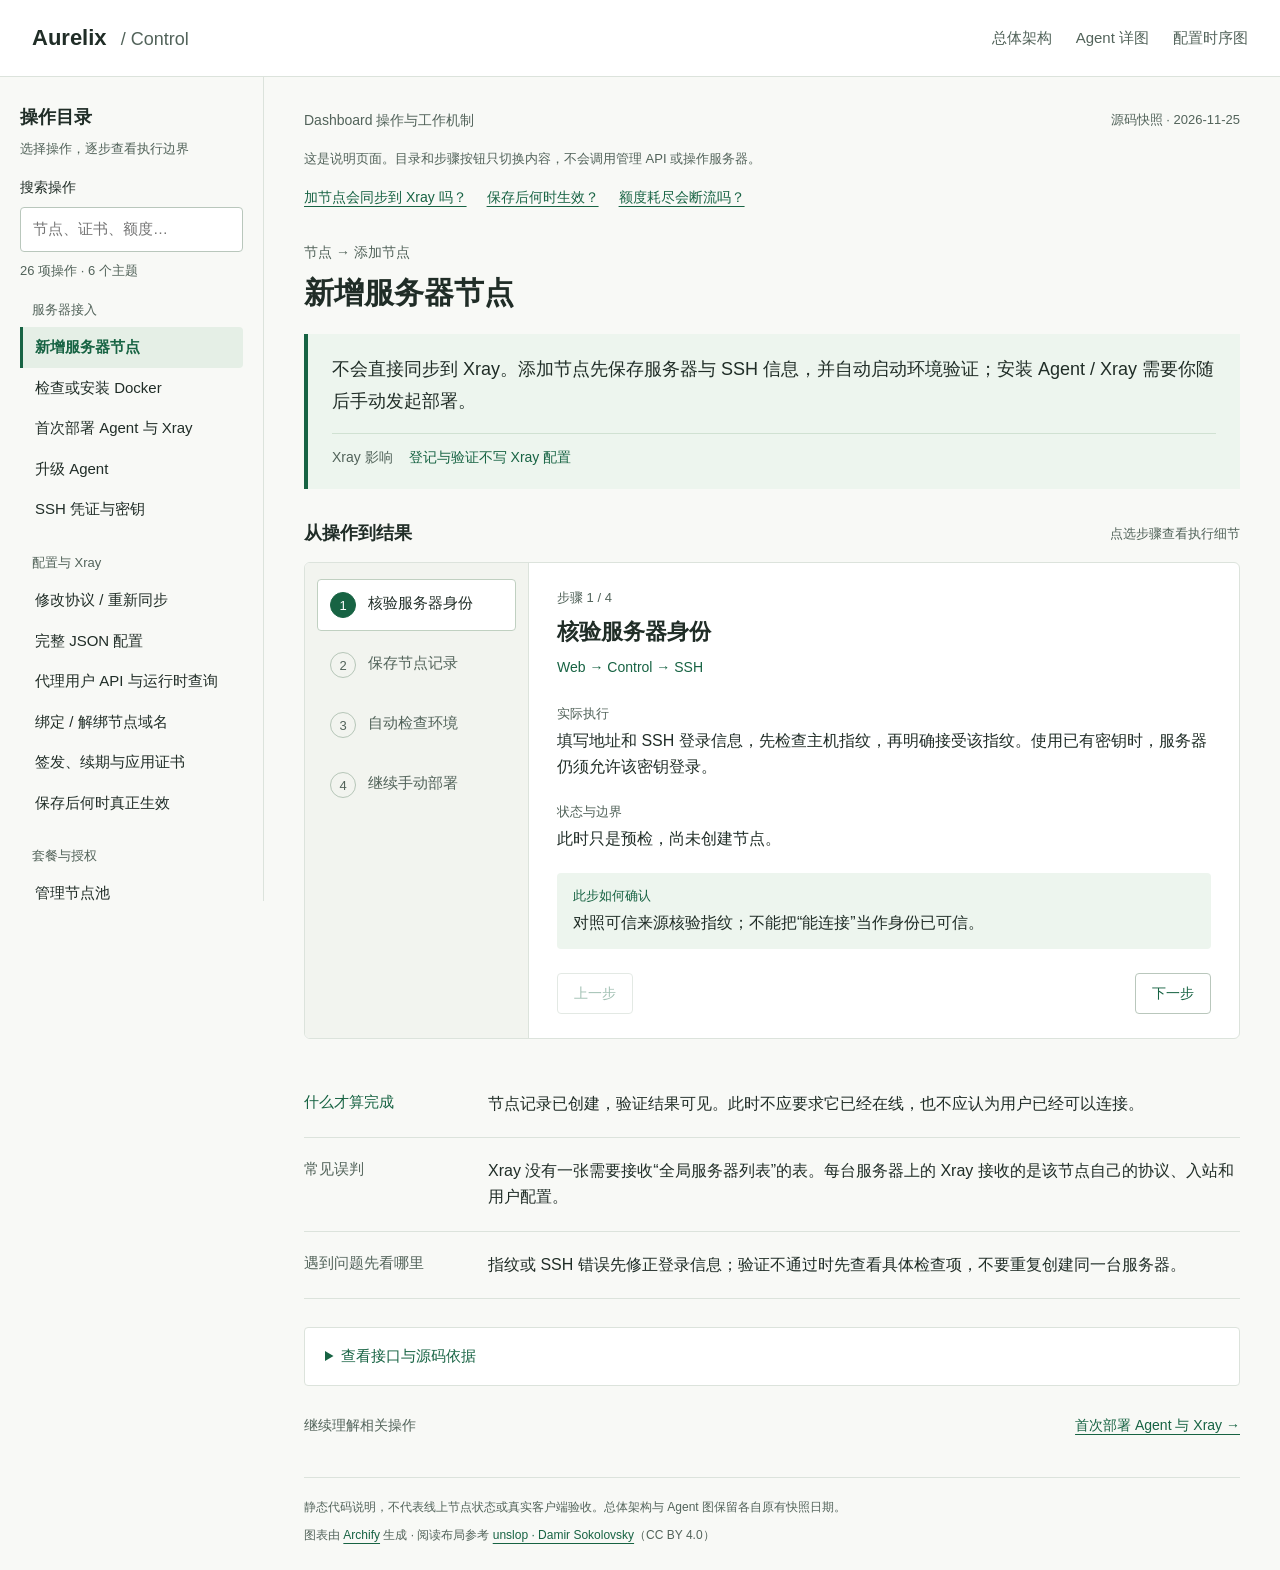
<file: control-functions.html>
<!doctype html>
<html lang="zh-CN">
<head>
<meta charset="utf-8"><meta name="viewport" content="width=device-width,initial-scale=1">
<meta name="description" content="基于 Aurelix 源码的 Control Dashboard 操作与工作机制。逐步理解新增节点、部署、Xray 配置、会员授权、订阅和用量。">
<title>Control 操作机制 · Aurelix</title>
<link rel="stylesheet" href="control-guide.css?v=20261125">
<script defer src="control-data.js?v=20261125"></script><script defer src="control-guide.js?v=20261125"></script>
</head>
<body>
<a class="skip" href="#main">跳至操作说明</a>
<header class="topbar"><a class="brand" href="index.html">Aurelix <span>/ Control</span></a><nav aria-label="架构导航"><a href="index.html">总体架构</a><a href="agent-architecture.html?from=control-functions.html">Agent 详图</a><a href="control-config-sequence.html">配置时序图</a></nav></header>
<div class="shell">
<aside class="sidebar" aria-label="操作目录"><div class="side-head"><h2>操作目录</h2><p>选择操作，逐步查看执行边界</p><label for="search">搜索操作</label><input id="search" type="search" placeholder="节点、证书、额度…" autocomplete="off"><p id="count" role="status"></p></div><nav id="operations" aria-label="Control 操作"></nav><div id="empty" hidden>没有匹配的操作。<button id="clear" type="button">清除搜索</button></div></aside>
<main id="main" tabindex="-1">
<div class="page-kicker">Dashboard 操作与工作机制 <span>源码快照 · 2026-11-25</span></div>
<div class="reading-note">这是说明页面。目录和步骤按钮只切换内容，不会调用管理 API 或操作服务器。</div>
<div class="quick-links" aria-label="常见问题"><a href="#add-node">加节点会同步到 Xray 吗？</a><a href="#revision">保存后何时生效？</a><a href="#quota">额度耗尽会断流吗？</a></div>
<article id="operation" aria-labelledby="operation-title">
<p id="where" class="breadcrumb"></p><h1 id="operation-title"></h1>
<div class="answer"><p id="answer"></p><div class="impact"><span>Xray 影响</span><strong id="impact"></strong></div></div>
<div class="walkthrough-head"><h2>从操作到结果</h2><span>点选步骤查看执行细节</span></div>
<div class="walkthrough"><ol id="steps" aria-label="执行步骤"></ol><section id="step-detail" aria-labelledby="step-title" aria-live="polite"><p id="step-position" class="detail-eyebrow"></p><h3 id="step-title"></h3><p id="actor" class="actor"></p><dl><div><dt>实际执行</dt><dd id="action"></dd></div><div><dt>状态与边界</dt><dd id="state"></dd></div><div class="evidence"><dt>此步如何确认</dt><dd id="evidence"></dd></div></dl><div class="step-controls"><button id="previous" type="button">上一步</button><button id="next-step" type="button">下一步</button></div></section></div>
<div class="checks"><section><h2>什么才算完成</h2><p id="success"></p></section><section><h2>常见误判</h2><p id="trap"></p></section><section><h2>遇到问题先看哪里</h2><p id="failure"></p></section></div>
<details id="technical"><summary>查看接口与源码依据</summary><p id="api" class="api"></p><p class="source-note">依据固定提交 <code id="revision"></code>。源码仓库为私有，链接需要访问权限；本页不包含源码或凭证。</p><ul id="sources"></ul></details>
<div class="continue"><span>继续理解相关操作</span><a id="related"></a></div>
</article>
<footer><p>静态代码说明，不代表线上节点状态或真实客户端验收。总体架构与 Agent 图保留各自原有快照日期。</p><p>图表由 <a href="https://github.com/tt-a1i/archify">Archify</a> 生成 · 阅读布局参考 <a href="https://heydamir.design/unslop">unslop · Damir Sokolovsky</a>（CC BY 4.0）</p></footer>
</main></div><noscript><p>请启用 JavaScript 查看 26 项操作说明。<a href="index.html">返回总体架构</a></p></noscript>
</body></html>
</file>
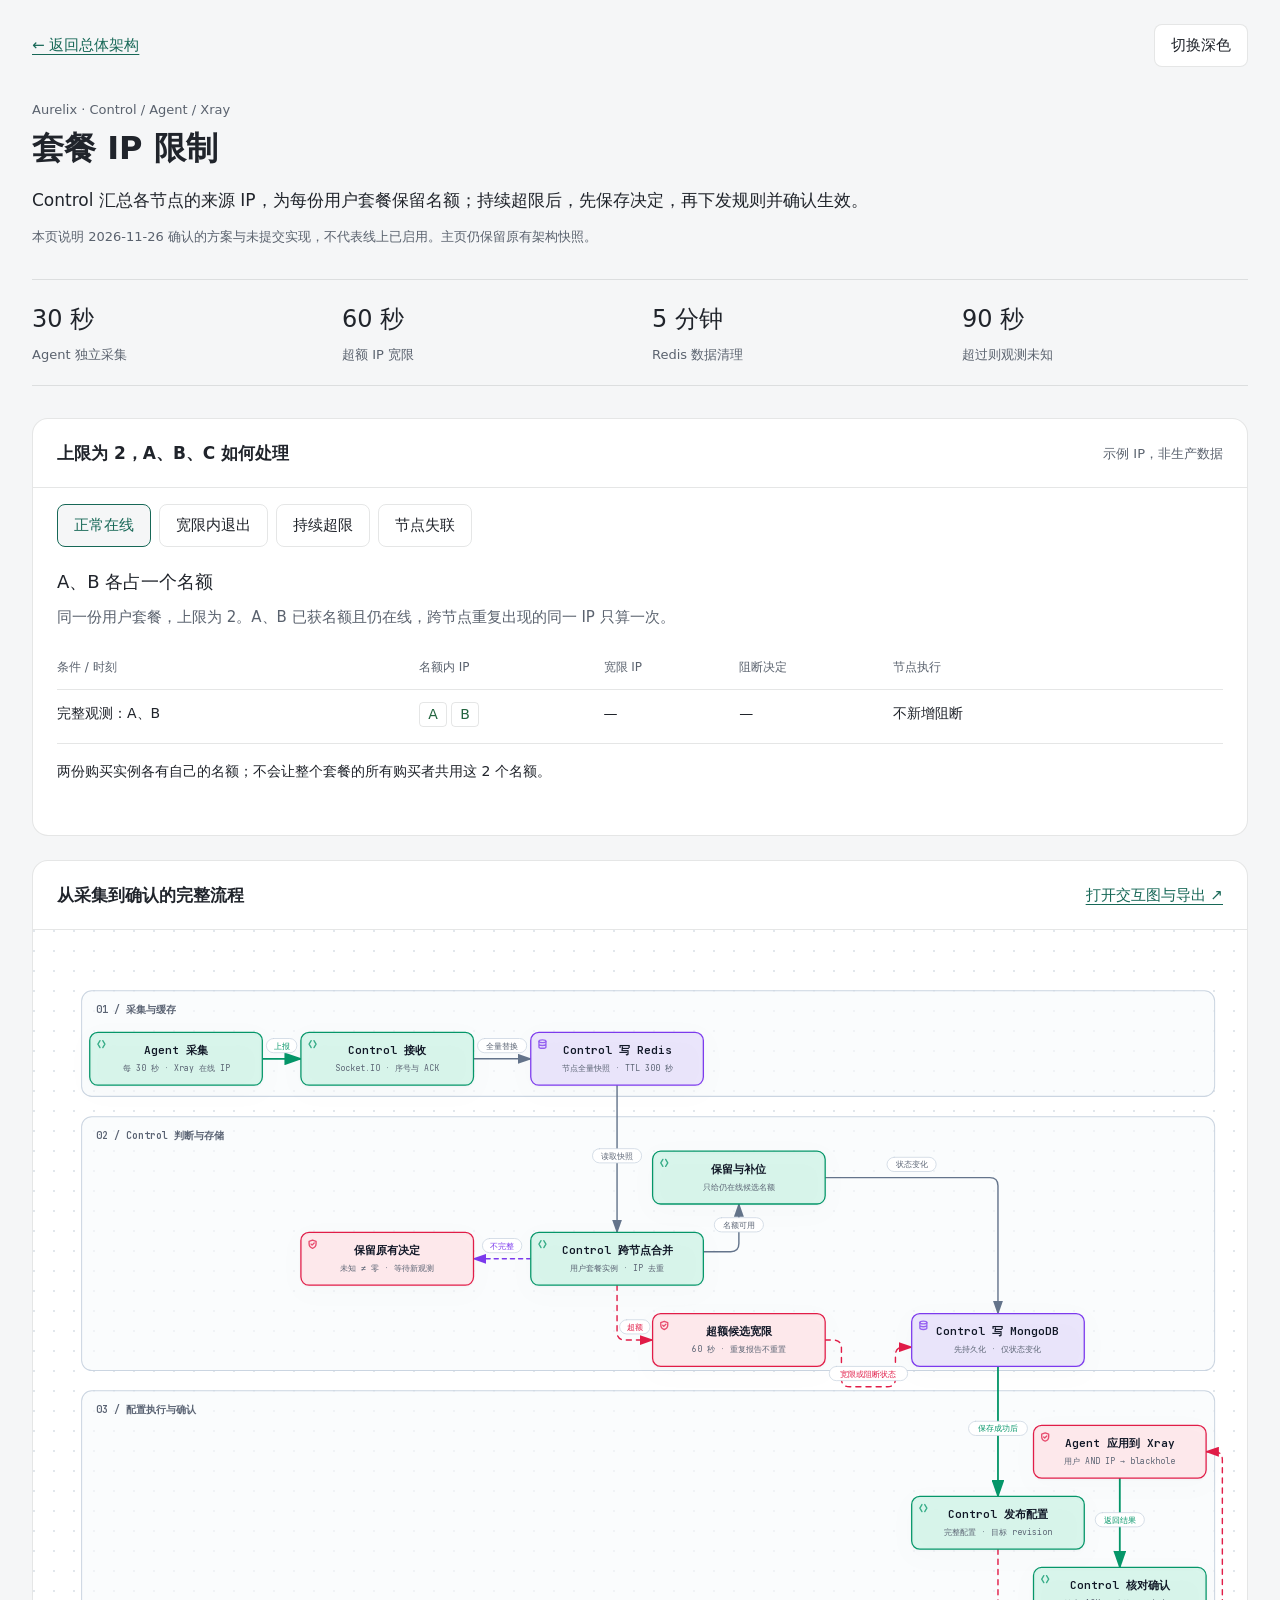
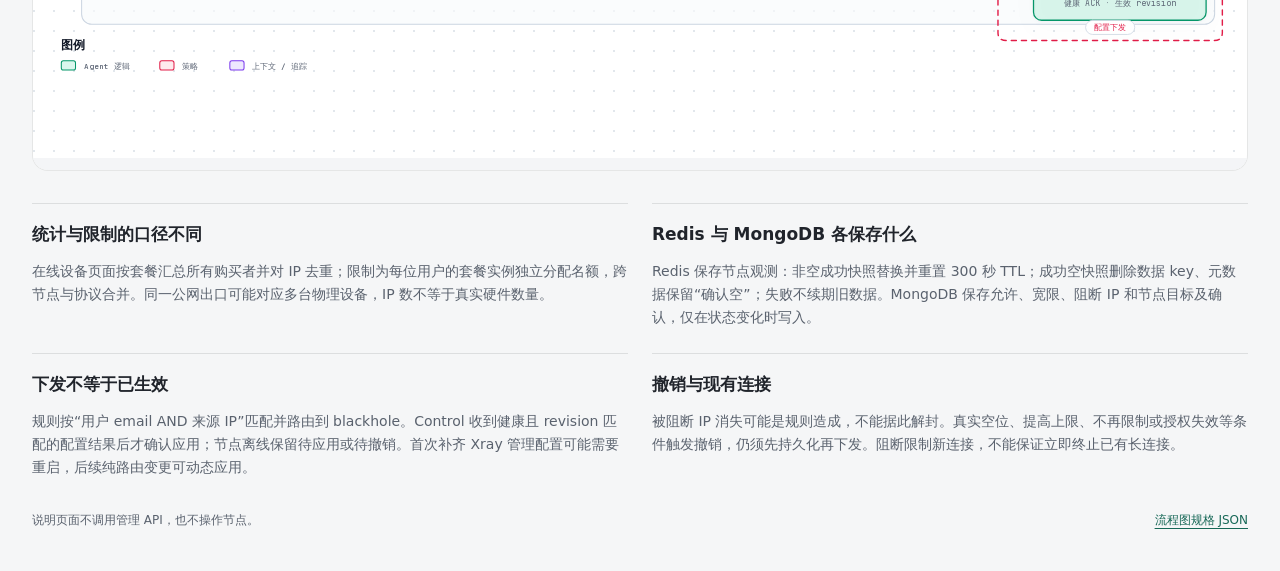
<file: ip-limits.html>
<!doctype html>
<html lang="zh-CN" data-theme="dark">
<head>
  <meta charset="utf-8">
  <meta name="viewport" content="width=device-width, initial-scale=1">
  <meta name="color-scheme" content="dark light">
  <title>套餐 IP 限制 · Aurelix Architecture</title>
  <link rel="stylesheet" href="ip-limits.css">
  <script src="ip-limits.js" defer></script>
</head>
<body>
  <main>
    <nav class="page-nav" aria-label="页面导航">
      <a href="index.html">← 返回总体架构</a>
      <button id="theme-toggle" type="button">切换浅色</button>
    </nav>
    <header>
      <p class="eyebrow">Aurelix · Control / Agent / Xray</p>
      <h1>套餐 IP 限制</h1>
      <p class="lead">Control 汇总各节点的来源 IP，为每份用户套餐保留名额；持续超限后，先保存决定，再下发规则并确认生效。</p>
      <p class="scope">本页说明 2026-11-26 确认的方案与未提交实现，不代表线上已启用。主页仍保留原有架构快照。</p>
    </header>
    <section class="timing" aria-label="时间与观测口径">
      <p><strong>30 秒</strong><span>Agent 独立采集</span></p>
      <p><strong>60 秒</strong><span>超额 IP 宽限</span></p>
      <p><strong>5 分钟</strong><span>Redis 数据清理</span></p>
      <p><strong>90 秒</strong><span>超过则观测未知</span></p>
    </section>
    <section class="panel scenarios" aria-labelledby="scenario-heading">
      <div class="section-heading"><h2 id="scenario-heading">上限为 2，A、B、C 如何处理</h2><span>示例 IP，非生产数据</span></div>
      <div class="scenario-tabs" role="tablist" aria-label="选择 IP 限制场景">
        <button id="tab-normal" role="tab" aria-controls="scenario-panel" data-case="normal" aria-selected="true">正常在线</button>
        <button id="tab-release" role="tab" aria-controls="scenario-panel" data-case="release" aria-selected="false" tabindex="-1">宽限内退出</button>
        <button id="tab-blocked" role="tab" aria-controls="scenario-panel" data-case="blocked" aria-selected="false" tabindex="-1">持续超限</button>
        <button id="tab-missing" role="tab" aria-controls="scenario-panel" data-case="missing" aria-selected="false" tabindex="-1">节点失联</button>
      </div>
      <div id="scenario-panel" role="tabpanel" aria-labelledby="tab-normal" tabindex="0">
        <h3 id="scenario-title">正常在线</h3>
        <p id="scenario-description"></p>
        <div class="case-table-scroll">
          <table>
            <thead><tr><th>条件 / 时刻</th><th>名额内 IP</th><th>宽限 IP</th><th>阻断决定</th><th>节点执行</th></tr></thead>
            <tbody id="scenario-rows"></tbody>
          </table>
        </div>
        <p id="scenario-result" class="result" aria-live="polite"></p>
      </div>
      <noscript>场景切换需要 JavaScript。上限为 2 时，A、B 先占名额，C 超额进入 60 秒宽限。A 退出且 C 仍在线则 C 补位；A、C 同时退出则只保留 B。持续超限且有完整新采样确认后阻断 C；观测未知不新增封禁或释放名额。</noscript>
    </section>
    <section class="panel flow" aria-labelledby="flow-heading">
      <div class="section-heading"><h2 id="flow-heading">从采集到确认的完整流程</h2><a href="ip-limits-flow.html?from=ip-limits.html">打开交互图与导出 ↗</a></div>
      <iframe id="ip-flow" src="ip-limits-flow.html?embed=1&amp;theme=dark" title="IP 限制：Agent 采集、Control 判断、MongoDB 持久化、节点应用与确认"></iframe>
    </section>
    <section class="notes" aria-label="关键边界">
      <article><h2>统计与限制的口径不同</h2><p>在线设备页面按套餐汇总所有购买者并对 IP 去重；限制为每位用户的套餐实例独立分配名额，跨节点与协议合并。同一公网出口可能对应多台物理设备，IP 数不等于真实硬件数量。</p></article>
      <article><h2>Redis 与 MongoDB 各保存什么</h2><p>Redis 保存节点观测：非空成功快照替换并重置 300 秒 TTL；成功空快照删除数据 key、元数据保留“确认空”；失败不续期旧数据。MongoDB 保存允许、宽限、阻断 IP 和节点目标及确认，仅在状态变化时写入。</p></article>
      <article><h2>下发不等于已生效</h2><p>规则按“用户 email AND 来源 IP”匹配并路由到 blackhole。Control 收到健康且 revision 匹配的配置结果后才确认应用；节点离线保留待应用或待撤销。首次补齐 Xray 管理配置可能需要重启，后续纯路由变更可动态应用。</p></article>
      <article><h2>撤销与现有连接</h2><p>被阻断 IP 消失可能是规则造成，不能据此解封。真实空位、提高上限、不再限制或授权失效等条件触发撤销，仍须先持久化再下发。阻断限制新连接，不能保证立即终止已有长连接。</p></article>
    </section>
    <footer>说明页面不调用管理 API，也不操作节点。<a href="ip-limits.workflow.json">流程图规格 JSON</a></footer>
  </main>
</body>
</html>
</file>
<file: control-guide.css>
:root{color-scheme:light;--paper:#f8f9f6;--surface:#fff;--ink:#202d27;--muted:#52635a;--line:#dce3dc;--green:#176343;--tint:#edf5ee;--focus:#166642;font-family:-apple-system,BlinkMacSystemFont,"Segoe UI","PingFang SC","Microsoft YaHei",sans-serif;font-size:16px}*{box-sizing:border-box}body{margin:0;background:var(--paper);color:var(--ink);line-height:1.65}a{color:var(--green);text-underline-offset:4px}a:hover{text-decoration-thickness:2px}button,input{font:inherit}button,a,input,summary{-webkit-tap-highlight-color:transparent}button{cursor:pointer}button:focus-visible,a:focus-visible,input:focus-visible,summary:focus-visible{outline:3px solid var(--focus);outline-offset:4px}h1,h2,h3,p{margin:0}h1,h2,h3{font-weight:600;line-height:1.4}h1{font-size:30px;margin:8px 0 20px}h2{font-size:18px}h3{font-size:22px}button:disabled{cursor:default;opacity:.4}.skip{position:absolute;top:-80px;left:16px;background:white;padding:12px;z-index:9}.skip:focus{top:8px}.topbar{min-height:76px;padding:20px 32px;border-bottom:1px solid var(--line);background:var(--surface);display:flex;align-items:center;justify-content:space-between;gap:24px}.brand{text-decoration:none;font-size:22px;font-weight:600;color:var(--ink)}.brand span{font-size:18px;font-weight:400;color:var(--muted);margin-left:8px}.topbar nav{display:flex;gap:24px;flex-wrap:wrap}.topbar nav a{text-decoration:none;font-size:15px;color:var(--muted)}.shell{max-width:1480px;margin:auto;display:grid;grid-template-columns:264px minmax(0,1fr)}.sidebar{border-right:1px solid var(--line);height:calc(100dvh - 76px);position:sticky;top:0;overflow-y:auto;padding:28px 20px}.side-head p{font-size:13px;color:var(--muted);margin:8px 0 16px}.side-head label{display:block;font-size:14px;margin-bottom:8px}.side-head input{width:100%;border:1px solid #b9c7bc;border-radius:4px;padding:9px 12px;background:white;font-size:15px}.side-head #count{margin:8px 0 20px;font-variant-numeric:tabular-nums}.group{margin-bottom:24px}.group h3{font-size:13px;font-weight:500;color:var(--muted);padding:0 12px;margin-bottom:8px}.group a{display:block;text-decoration:none;color:var(--ink);padding:9px 12px;border-left:3px solid transparent;border-radius:0 4px 4px 0;font-size:15px;line-height:1.5}.group a:hover{background:#edf0ea}.group a[aria-current=page]{border-left-color:var(--green);color:var(--green);background:#e5efe6;font-weight:600}#empty{font-size:14px}#empty button{display:block;margin-top:12px}main{min-width:0;padding:32px 40px 24px;max-width:1140px}.page-kicker{color:var(--muted);font-size:14px;display:flex;justify-content:space-between;gap:12px}.page-kicker span{font-size:13px}.reading-note{margin-top:16px;font-size:13px;color:var(--muted)}.quick-links{display:flex;flex-wrap:wrap;gap:8px 20px;margin:16px 0 32px}.quick-links a{font-size:14px}.breadcrumb{font-size:14px;color:var(--muted)}.answer{border-left:4px solid var(--green);padding:20px 24px;background:var(--tint)}.answer>p{font-size:18px;line-height:1.75;max-width:54em}.impact{display:flex;gap:16px;font-size:14px;margin-top:16px;padding-top:12px;border-top:1px solid #d0e1d2}.impact>span{white-space:nowrap;color:var(--muted)}.impact strong{font-weight:500;color:var(--green)}.walkthrough-head{display:flex;align-items:center;justify-content:space-between;gap:12px;margin:32px 0 16px}.walkthrough-head>span{font-size:13px;color:var(--muted)}.walkthrough{display:grid;grid-template-columns:224px minmax(0,1fr);border:1px solid var(--line);background:white;border-radius:6px;overflow:hidden}#steps{list-style:none;padding:16px 12px;margin:0;background:#f2f4ef;border-right:1px solid var(--line)}#steps li+li{margin-top:8px}#steps button{width:100%;text-align:left;display:flex;gap:12px;border:1px solid transparent;border-radius:4px;background:transparent;color:var(--muted);padding:12px;font-size:15px;line-height:1.5}#steps button:hover{background:#e7ece4}#steps button[aria-current=step]{background:white;border-color:#c0d0c1;color:var(--ink)}.number{width:26px;height:26px;flex:0 0 26px;border:1px solid #b6c6b8;border-radius:50%;display:grid;place-items:center;font-size:13px;font-variant-numeric:tabular-nums}#steps button[aria-current=step] .number{background:var(--green);color:white;border-color:var(--green)}#step-detail{padding:24px 28px;min-width:0}.detail-eyebrow{font-size:13px;color:var(--muted);margin-bottom:8px;font-variant-numeric:tabular-nums}.actor{font-size:14px;color:var(--green);margin-top:8px}dl{margin:24px 0}dl>div{margin-bottom:20px}dt{font-size:13px;color:var(--muted);margin-bottom:4px}dd{margin:0;font-size:16px;overflow-wrap:anywhere}.evidence{padding:12px 16px;background:var(--tint);border-radius:4px}.evidence dt{color:var(--green)}.step-controls{display:flex;justify-content:space-between;gap:12px}.step-controls button,#clear{border:1px solid #b9c7bc;border-radius:4px;background:white;padding:8px 16px;color:var(--green);font-size:14px;min-height:40px}.checks{margin-top:32px}.checks section{display:grid;grid-template-columns:164px minmax(0,1fr);gap:20px;border-bottom:1px solid var(--line);padding:20px 0}.checks h2{font-size:15px;color:var(--muted);font-weight:500}.checks p{font-size:16px}.checks section:first-child h2{color:var(--green)}details{margin:28px 0;border:1px solid var(--line);padding:16px 20px;border-radius:4px;background:white}summary{cursor:pointer;color:var(--green);font-size:15px}details[open] summary{margin-bottom:16px}.api{font-family:ui-monospace,SFMono-Regular,Consolas,monospace;font-size:14px;overflow-wrap:anywhere}.source-note{font-size:13px;color:var(--muted);margin-top:16px}code{font-family:ui-monospace,SFMono-Regular,Consolas,monospace}#sources{padding-left:20px;font-size:13px}#sources li{margin-bottom:8px;overflow-wrap:anywhere}.continue{display:flex;justify-content:space-between;gap:16px;font-size:14px}.continue span{color:var(--muted)}footer{border-top:1px solid var(--line);margin-top:40px;padding-top:20px;font-size:12px;color:var(--muted)}footer p+p{margin-top:8px}#main:focus{outline:none}@media(min-width:1600px){main{padding-left:56px;padding-right:56px}}@media(max-width:1100px){main{padding:28px 24px}.shell{grid-template-columns:236px minmax(0,1fr)}.sidebar{padding:24px 12px}.walkthrough{grid-template-columns:192px minmax(0,1fr)}#step-detail{padding:20px}.checks section{grid-template-columns:136px minmax(0,1fr)}.page-kicker{display:block}.page-kicker span{display:block;margin-top:4px}}@media(max-width:760px){.topbar{padding:16px 20px;display:block}.topbar nav{gap:20px;margin-top:12px}.shell{display:block}.sidebar{position:static;height:auto;border-right:0;border-bottom:1px solid var(--line);padding:20px}.side-head h2{font-size:16px}.side-head p{margin:4px 0 12px}.side-head label{font-size:13px}.side-head #count{margin:8px 0}#operations{max-height:224px;overflow:auto;display:flex;flex-wrap:wrap;gap:12px}.group{flex:1 0 210px;margin-bottom:8px}.group h3{padding-left:0}.group a{padding:8px 12px}.quick-links{margin-bottom:24px}main{padding:24px 20px}h1{font-size:26px}.answer{padding:16px}.answer>p{font-size:17px}.impact{display:block}.impact strong{display:block;margin-top:4px}.walkthrough-head{display:block}.walkthrough-head>span{display:block;margin-top:4px}.walkthrough{grid-template-columns:1fr}#steps{display:flex;overflow-x:auto;gap:8px;padding:12px;border-right:0;border-bottom:1px solid var(--line)}#steps li{flex:0 0 164px}#steps li+li{margin:0}#steps button{height:100%;padding:8px;font-size:14px}#step-detail{padding:20px}.checks section{display:block}.checks p{margin-top:8px}.continue{display:block}.continue a{display:block;margin-top:8px}h3{font-size:20px}}
@media(prefers-reduced-motion:no-preference){button,a{transition:background-color .15s ease,color .15s ease}}
</file>
<file: ip-limits.css>
:root { color-scheme: dark; --bg:#101113; --panel:#191b1e; --line:#ffffff16; --text:#ededed; --muted:#a0a4ab; --accent:#71c5b1; --good:#77c69d; --warn:#d8b777; --bad:#de9198; font-family:system-ui,-apple-system,"Noto Sans SC",sans-serif; }
:root[data-theme="light"] { color-scheme:light; --bg:#f5f6f7; --panel:#fff; --line:#171b221c; --text:#20242b; --muted:#5a626e; --accent:#176857; --good:#22643f; --warn:#765612; --bad:#9d303e; }
* { box-sizing:border-box; }
body { margin:0; color:var(--text); background:var(--bg); font-size:15px; line-height:1.65; }
main { max-width:1440px; padding:24px 32px 40px; margin:auto; }
a { color:var(--accent); text-underline-offset:4px; }
button { font:inherit; color:inherit; cursor:pointer; }
button:focus-visible,a:focus-visible,[tabindex]:focus-visible { outline:2px solid var(--accent); outline-offset:4px; }
.page-nav,.section-heading { display:flex; align-items:center; justify-content:space-between; gap:16px; flex-wrap:wrap; }
.page-nav { margin-bottom:32px; }
#theme-toggle { border:1px solid var(--line); border-radius:8px; padding:8px 16px; background:var(--panel); }
header { max-width:960px; }
.eyebrow { color:var(--muted); font-size:13px; margin:0 0 8px; }
h1 { font-size:32px; font-weight:600; line-height:1.3; margin:0 0 16px; }
.lead { font-size:17px; margin:0 0 12px; }
.scope { font-size:13px; color:var(--muted); margin:0; }
.timing { display:grid; grid-template-columns:repeat(4,1fr); gap:24px; margin:32px 0; border-block:1px solid var(--line); padding:20px 0; }
.timing p { display:flex; flex-direction:column; margin:0; gap:4px; }
.timing strong { font-size:24px; font-weight:500; font-variant-numeric:tabular-nums; }
.timing span,.section-heading>span { color:var(--muted); font-size:13px; }
.panel { border:1px solid var(--line); border-radius:16px; background:var(--panel); overflow:hidden; margin-bottom:24px; }
.section-heading { padding:20px 24px; border-bottom:1px solid var(--line); }
h2 { font-size:17px; font-weight:600; margin:0; }
.scenario-tabs { display:flex; gap:8px; flex-wrap:wrap; padding:16px 24px 0; }
.scenario-tabs button { border:1px solid var(--line); background:transparent; border-radius:8px; padding:8px 16px; }
.scenario-tabs button:hover { background:var(--bg); }
.scenario-tabs button[aria-selected="true"] { color:var(--accent); border-color:var(--accent); background:var(--bg); }
#scenario-panel { padding:20px 24px 24px; min-height:288px; }
h3 { font-size:18px; font-weight:500; margin:0 0 8px; }
#scenario-description { color:var(--muted); margin:0 0 16px; }
.case-table-scroll { overflow-x:auto; }
table { width:100%; border-collapse:collapse; text-align:left; font-size:14px; }
th,td { padding:12px 16px; border-bottom:1px solid var(--line); vertical-align:top; }
th { color:var(--muted); font-size:12px; font-weight:500; }
th:first-child,td:first-child { padding-left:0; min-width:180px; }
td:last-child { min-width:180px; }
.ip { display:inline-flex; align-items:center; justify-content:center; min-width:28px; margin:0 4px 4px 0; padding:0 8px; border:1px solid var(--line); border-radius:4px; font-variant-numeric:tabular-nums; }
.ip[data-kind="allowed"] { color:var(--good); }
.ip[data-kind="grace"] { color:var(--warn); }
.ip[data-kind="blocked"] { color:var(--bad); }
.result { margin:16px 0 0; font-size:14px; }
#ip-flow { display:block; border:0; width:100%; aspect-ratio:1180/816; background:var(--bg); }
.notes { display:grid; grid-template-columns:repeat(2,1fr); gap:24px; margin:32px 0; }
.notes article { border-top:1px solid var(--line); padding-top:16px; }
.notes p { color:var(--muted); margin:12px 0 0; font-size:14px; }
footer { display:flex; justify-content:space-between; gap:16px; flex-wrap:wrap; font-size:12px; color:var(--muted); }
@media(max-width:700px) { main { padding:16px; } h1 { font-size:28px; } .timing { grid-template-columns:repeat(2,1fr); gap:16px; margin:24px 0; } .section-heading { padding:16px; } .scenario-tabs { padding:16px 16px 0; gap:8px; } .scenario-tabs button { padding:8px 12px; } #scenario-panel { padding:16px; } .notes { grid-template-columns:1fr; } .flow { overflow-x:auto; } #ip-flow { min-width:760px; height:540px; } .section-heading a { font-size:13px; } }
</file>
